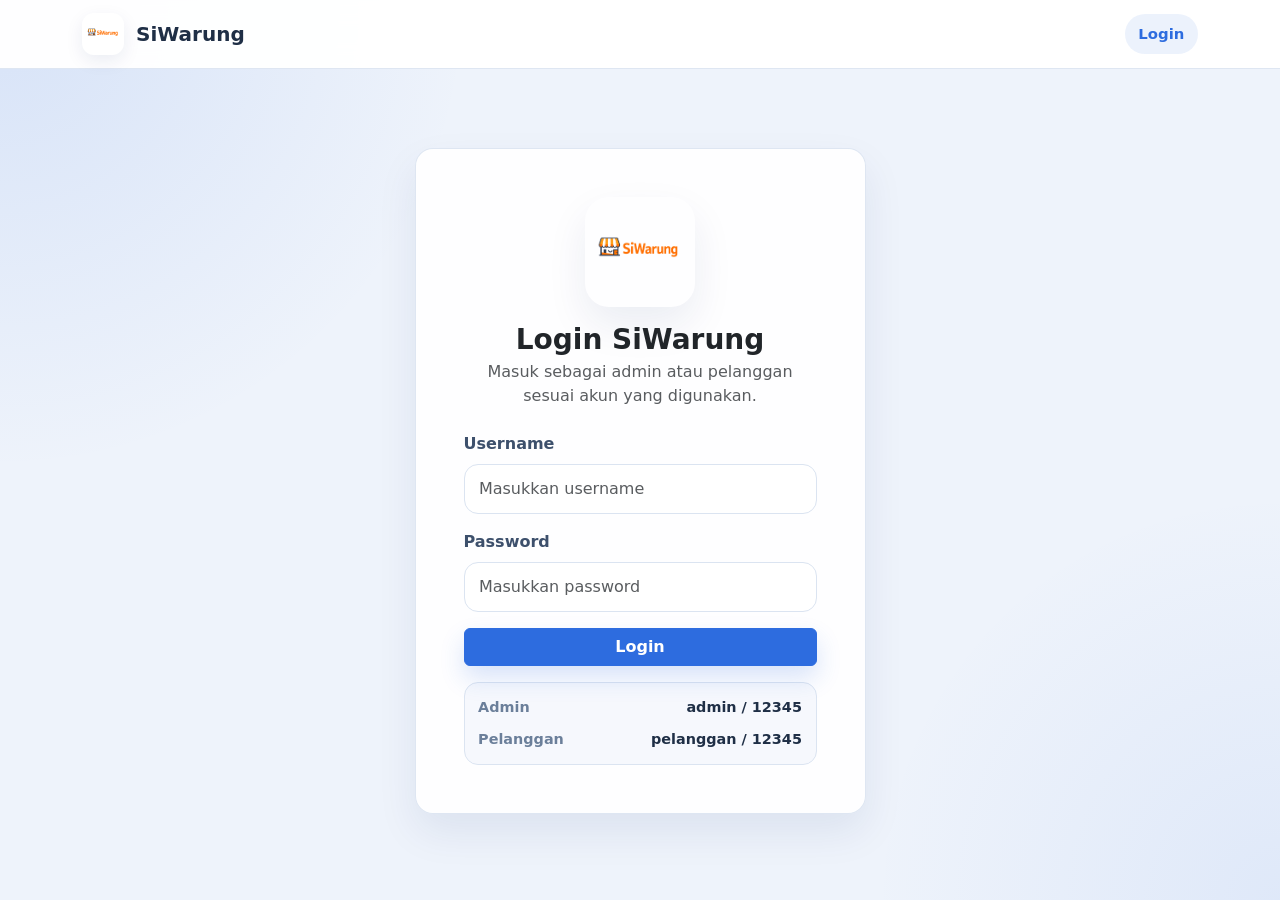
<file: index.html>
<!DOCTYPE html>
<html lang="id">
<head>
<meta charset="UTF-8">
<meta name="viewport" content="width=device-width, initial-scale=1.0">
<title>Login - SiWarung</title>
<link href="https://cdn.jsdelivr.net/npm/bootstrap@5.3.3/dist/css/bootstrap.min.css" rel="stylesheet">
<link href="https://cdn.jsdelivr.net/npm/bootstrap-icons@1.11.3/font/bootstrap-icons.min.css" rel="stylesheet">
<link href="assets/css/siwarung-bootstrap.css" rel="stylesheet">
</head>
<body>
<nav class="navbar navbar-expand-lg navbar-siwarung sticky-top">
  <div class="container">
    <a class="navbar-brand" href="index.html">
      <img src="assets/logo.png" class="brand-logo" alt="Logo SiWarung">
      <span>SiWarung</span>
    </a>
    <button class="navbar-toggler" type="button" data-bs-toggle="collapse" data-bs-target="#navbarSiWarung" aria-controls="navbarSiWarung" aria-expanded="false" aria-label="Toggle navigation">
      <span class="navbar-toggler-icon"></span>
    </button>
    <div class="collapse navbar-collapse" id="navbarSiWarung">
      <ul class="navbar-nav ms-auto">
        <li class="nav-item"><a class="nav-link active" href="index.html">Login</a></li>
      </ul>
    </div>
  </div>
</nav>
<main class="login-shell">
  <div class="container">
    <div class="row justify-content-center align-items-center g-4">
      <div class="col-lg-5 col-md-7">
        <div class="card card-soft">
          <div class="card-body p-4 p-md-5">
            <div class="text-center mb-4">
              <img src="assets/logo.png" class="logo-large mb-3" alt="Logo SiWarung">
              <h1 class="h3 fw-bold mb-1">Login SiWarung</h1>
              <p class="text-muted mb-0">Masuk sebagai admin atau pelanggan sesuai akun yang digunakan.</p>
            </div>
            <form id="loginForm">
              <div class="mb-3">
                <label for="username" class="form-label">Username</label>
                <input type="text" class="form-control" id="username" placeholder="Masukkan username">
              </div>
              <div class="mb-3">
                <label for="password" class="form-label">Password</label>
                <input type="password" class="form-control" id="password" placeholder="Masukkan password">
              </div>
              <button type="submit" class="btn btn-primary w-100">Login</button>
              <div class="account-demo mt-3">
                <div><span>Admin</span><strong>admin / 12345</strong></div>
                <div><span>Pelanggan</span><strong>pelanggan / 12345</strong></div>
              </div>
            </form>
          </div>
        </div>
      </div>
    </div>
  </div>
</main>
<script src="assets/js/jquery.js"></script>
<script src="https://cdn.jsdelivr.net/npm/bootstrap@5.3.3/dist/js/bootstrap.bundle.min.js"></script>
<script src="assets/js/siwarung-pertemuan13.js"></script>
</body>
</html>
</file>
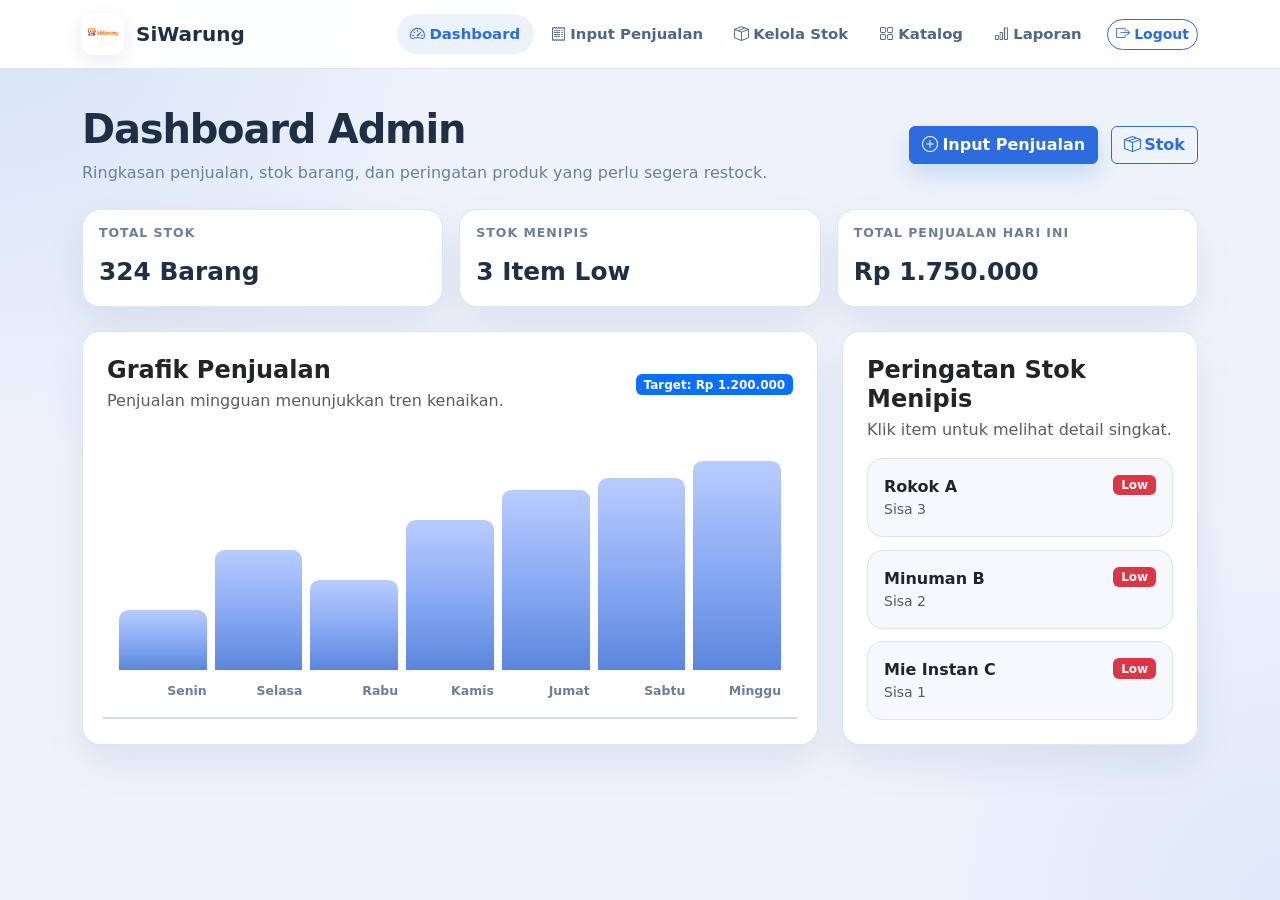
<file: dashboard.html>
<!DOCTYPE html>
<html lang="id">
<head>
<meta charset="UTF-8">
<meta name="viewport" content="width=device-width, initial-scale=1.0">
<title>Dashboard Admin - SiWarung</title>
<link href="https://cdn.jsdelivr.net/npm/bootstrap@5.3.3/dist/css/bootstrap.min.css" rel="stylesheet">
<link href="https://cdn.jsdelivr.net/npm/bootstrap-icons@1.11.3/font/bootstrap-icons.min.css" rel="stylesheet">
<link href="assets/css/siwarung-bootstrap.css" rel="stylesheet">
</head>
<body>
<nav class="navbar navbar-expand-lg navbar-siwarung sticky-top">
  <div class="container">
    <a class="navbar-brand" href="dashboard.html">
      <img src="assets/logo.png" class="brand-logo" alt="Logo SiWarung">
      <span>SiWarung</span>
    </a>
    <button class="navbar-toggler" type="button" data-bs-toggle="collapse" data-bs-target="#navbarSiWarung" aria-controls="navbarSiWarung" aria-expanded="false" aria-label="Toggle navigation">
      <span class="navbar-toggler-icon"></span>
    </button>
    <div class="collapse navbar-collapse" id="navbarSiWarung">
      <ul class="navbar-nav ms-auto align-items-lg-center gap-lg-1">
        <li class="nav-item"><a class="nav-link active" href="dashboard.html"><i class="bi bi-speedometer2 me-1"></i>Dashboard</a></li>
        <li class="nav-item"><a class="nav-link " href="input penjualan.html"><i class="bi bi-receipt me-1"></i>Input Penjualan</a></li>
        <li class="nav-item"><a class="nav-link " href="kelola stok produk.html"><i class="bi bi-box-seam me-1"></i>Kelola Stok</a></li>
        <li class="nav-item"><a class="nav-link " href="katalog.html"><i class="bi bi-grid me-1"></i>Katalog</a></li>
        <li class="nav-item"><a class="nav-link " href="laporan.html"><i class="bi bi-bar-chart me-1"></i>Laporan</a></li>
        <li class="nav-item ms-lg-2"><a class="btn btn-outline-primary btn-sm" href="index.html"><i class="bi bi-box-arrow-right me-1"></i>Logout</a></li>
      </ul>
    </div>
  </div>
</nav>
<main class="section-space">
  <div class="container">
    <div class="row align-items-center g-4 mb-4">
      <div class="col-lg-8">
        <h1 class="page-title mb-2">Dashboard Admin</h1>
        <p class="page-subtitle mb-0">Ringkasan penjualan, stok barang, dan peringatan produk yang perlu segera restock.</p>
      </div>
      <div class="col-lg-4 text-lg-end">
        <a href="input penjualan.html" class="btn btn-primary me-2"><i class="bi bi-plus-circle me-1"></i>Input Penjualan</a>
        <a href="kelola stok produk.html" class="btn btn-outline-primary"><i class="bi bi-box-seam me-1"></i>Stok</a>
      </div>
    </div>

    <div class="row g-3 mb-4">
      <div class="col-md-4">
        <div class="card summary-card h-100"><div class="card-body">
          <h2>Total Stok</h2><p>324 Barang</p>
        </div></div>
      </div>
      <div class="col-md-4">
        <div class="card summary-card h-100"><div class="card-body">
          <h2>Stok Menipis</h2><p>3 Item Low</p>
        </div></div>
      </div>
      <div class="col-md-4">
        <div class="card summary-card h-100"><div class="card-body">
          <h2>Total Penjualan Hari Ini</h2><p>Rp 1.750.000</p>
        </div></div>
      </div>
    </div>

    <div class="row g-4">
      <div class="col-lg-8">
        <div class="card h-100">
          <div class="card-body p-4">
            <div class="d-flex justify-content-between align-items-center flex-wrap gap-2 mb-3">
              <div>
                <h2 class="h4 fw-bold mb-1">Grafik Penjualan</h2>
                <p class="text-muted mb-0">Penjualan mingguan menunjukkan tren kenaikan.</p>
              </div>
              <span class="badge text-bg-primary">Target: Rp 1.200.000</span>
            </div>
            <div class="row row-cols-7 g-2 chart-bars text-center">
              <div class="col bar-wrapper"><div class="bar" style="height:25%"></div><div class="bar-label">Senin</div></div>
              <div class="col bar-wrapper"><div class="bar" style="height:50%"></div><div class="bar-label">Selasa</div></div>
              <div class="col bar-wrapper"><div class="bar" style="height:37.5%"></div><div class="bar-label">Rabu</div></div>
              <div class="col bar-wrapper"><div class="bar" style="height:62.5%"></div><div class="bar-label">Kamis</div></div>
              <div class="col bar-wrapper"><div class="bar" style="height:75%"></div><div class="bar-label">Jumat</div></div>
              <div class="col bar-wrapper"><div class="bar" style="height:80%"></div><div class="bar-label">Sabtu</div></div>
              <div class="col bar-wrapper"><div class="bar" style="height:100%"></div><div class="bar-label">Minggu</div></div>
            </div>
          </div>
        </div>
      </div>
      <div class="col-lg-4">
        <div class="card h-100">
          <div class="card-body p-4">
            <h2 class="h4 fw-bold mb-1">Peringatan Stok Menipis</h2>
            <p class="text-muted">Klik item untuk melihat detail singkat.</p>
            <div class="stock-list">
              <div class="stock-item"><div><strong>Rokok A</strong><div class="text-muted small">Sisa 3</div></div><span class="badge text-bg-danger">Low</span></div>
              <div class="stock-item"><div><strong>Minuman B</strong><div class="text-muted small">Sisa 2</div></div><span class="badge text-bg-danger">Low</span></div>
              <div class="stock-item"><div><strong>Mie Instan C</strong><div class="text-muted small">Sisa 1</div></div><span class="badge text-bg-danger">Low</span></div>
            </div>
          </div>
        </div>
      </div>
    </div>
  </div>
</main>
<script src="assets/js/jquery.js"></script>
<script src="https://cdn.jsdelivr.net/npm/bootstrap@5.3.3/dist/js/bootstrap.bundle.min.js"></script>
<script src="assets/js/siwarung-pertemuan13.js"></script>
</body>
</html>
</file>
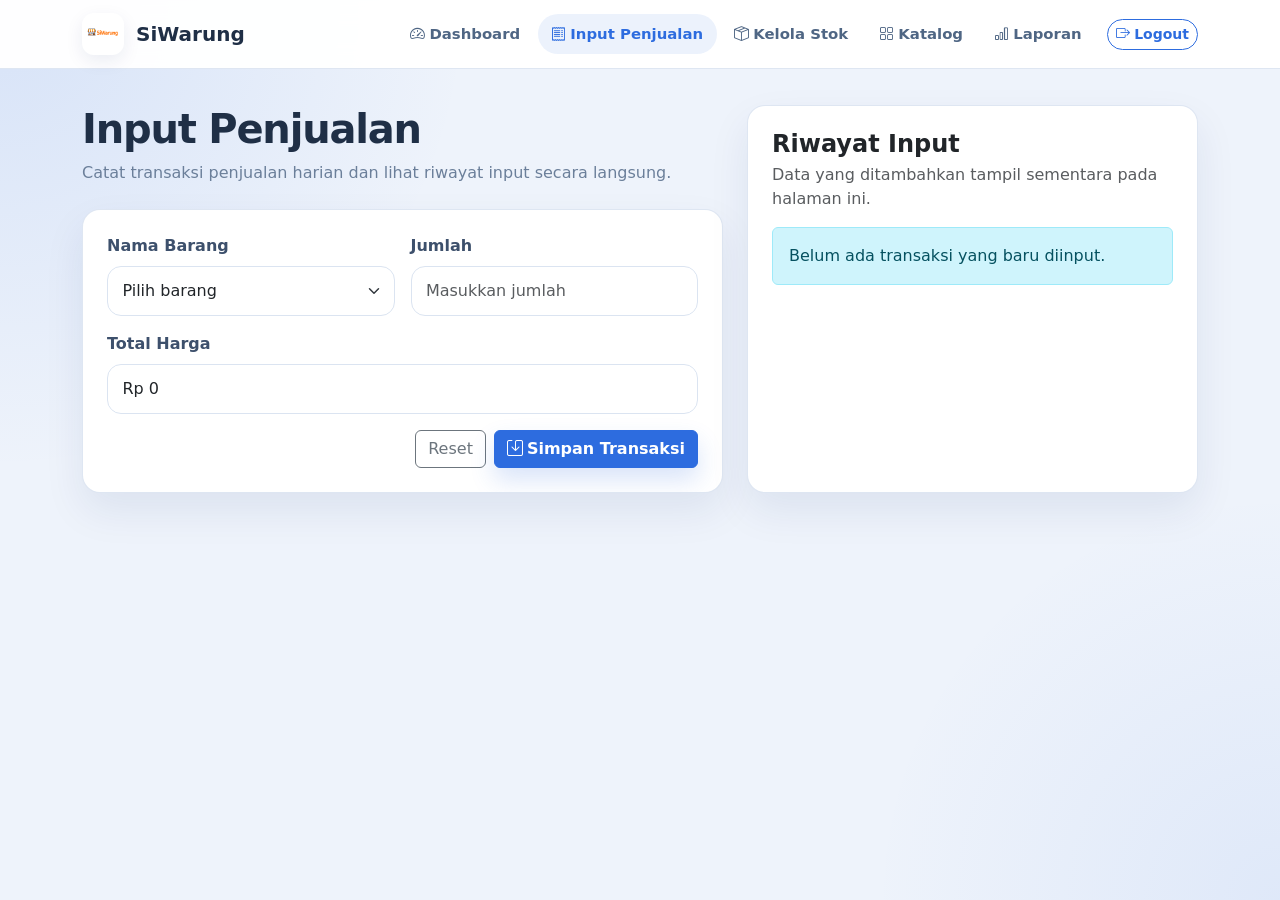
<file: input penjualan.html>
<!DOCTYPE html>
<html lang="id">
<head>
<meta charset="UTF-8">
<meta name="viewport" content="width=device-width, initial-scale=1.0">
<title>Input Penjualan - SiWarung</title>
<link href="https://cdn.jsdelivr.net/npm/bootstrap@5.3.3/dist/css/bootstrap.min.css" rel="stylesheet">
<link href="https://cdn.jsdelivr.net/npm/bootstrap-icons@1.11.3/font/bootstrap-icons.min.css" rel="stylesheet">
<link href="assets/css/siwarung-bootstrap.css" rel="stylesheet">
</head>
<body>
<nav class="navbar navbar-expand-lg navbar-siwarung sticky-top">
  <div class="container">
    <a class="navbar-brand" href="dashboard.html">
      <img src="assets/logo.png" class="brand-logo" alt="Logo SiWarung">
      <span>SiWarung</span>
    </a>
    <button class="navbar-toggler" type="button" data-bs-toggle="collapse" data-bs-target="#navbarSiWarung" aria-controls="navbarSiWarung" aria-expanded="false" aria-label="Toggle navigation">
      <span class="navbar-toggler-icon"></span>
    </button>
    <div class="collapse navbar-collapse" id="navbarSiWarung">
      <ul class="navbar-nav ms-auto align-items-lg-center gap-lg-1">
        <li class="nav-item"><a class="nav-link " href="dashboard.html"><i class="bi bi-speedometer2 me-1"></i>Dashboard</a></li>
        <li class="nav-item"><a class="nav-link active" href="input penjualan.html"><i class="bi bi-receipt me-1"></i>Input Penjualan</a></li>
        <li class="nav-item"><a class="nav-link " href="kelola stok produk.html"><i class="bi bi-box-seam me-1"></i>Kelola Stok</a></li>
        <li class="nav-item"><a class="nav-link " href="katalog.html"><i class="bi bi-grid me-1"></i>Katalog</a></li>
        <li class="nav-item"><a class="nav-link " href="laporan.html"><i class="bi bi-bar-chart me-1"></i>Laporan</a></li>
        <li class="nav-item ms-lg-2"><a class="btn btn-outline-primary btn-sm" href="index.html"><i class="bi bi-box-arrow-right me-1"></i>Logout</a></li>
      </ul>
    </div>
  </div>
</nav>
<main class="section-space">
  <div class="container">
    <div class="row g-4">
      <div class="col-lg-7">
        <div class="mb-4">
          <h1 class="page-title mb-2">Input Penjualan</h1>
          <p class="page-subtitle mb-0">Catat transaksi penjualan harian dan lihat riwayat input secara langsung.</p>
        </div>
        <div class="card">
          <div class="card-body p-4">
            <form id="salesForm">
              <div class="row g-3">
                <div class="col-md-6">
                  <label for="itemSelect" class="form-label">Nama Barang</label>
                  <select id="itemSelect" class="form-select">
                    <option value="">Pilih barang</option>
                    <option>Rokok A</option>
                    <option>Minuman B</option>
                    <option>Mie Instan C</option>
                    <option>Beras 5 Kg</option>
                    <option>Gula 1 Kg</option>
                    <option>Kopi Sachet</option>
                  </select>
                </div>
                <div class="col-md-6">
                  <label for="quantityInput" class="form-label">Jumlah</label>
                  <input type="number" id="quantityInput" class="form-control" min="1" placeholder="Masukkan jumlah">
                </div>
                <div class="col-12">
                  <label for="totalPrice" class="form-label">Total Harga</label>
                  <input type="text" id="totalPrice" class="form-control" readonly value="Rp 0">
                </div>
                <div class="col-12 d-flex gap-2 justify-content-end flex-wrap">
                  <button type="reset" class="btn btn-outline-secondary">Reset</button>
                  <button type="submit" class="btn btn-primary btn-submit"><i class="bi bi-save me-1"></i>Simpan Transaksi</button>
                </div>
              </div>
            </form>
          </div>
        </div>
      </div>
      <div class="col-lg-5">
        <div class="card h-100">
          <div class="card-body p-4">
            <h2 class="h4 fw-bold mb-1">Riwayat Input</h2>
            <p class="text-muted">Data yang ditambahkan tampil sementara pada halaman ini.</p>
            <div class="no-records alert alert-info">Belum ada transaksi yang baru diinput.</div>
            <div class="record-list"></div>
          </div>
        </div>
      </div>
    </div>
  </div>
</main>
<script src="assets/js/jquery.js"></script>
<script src="https://cdn.jsdelivr.net/npm/bootstrap@5.3.3/dist/js/bootstrap.bundle.min.js"></script>
<script src="assets/js/siwarung-pertemuan13.js"></script>
</body>
</html>
</file>
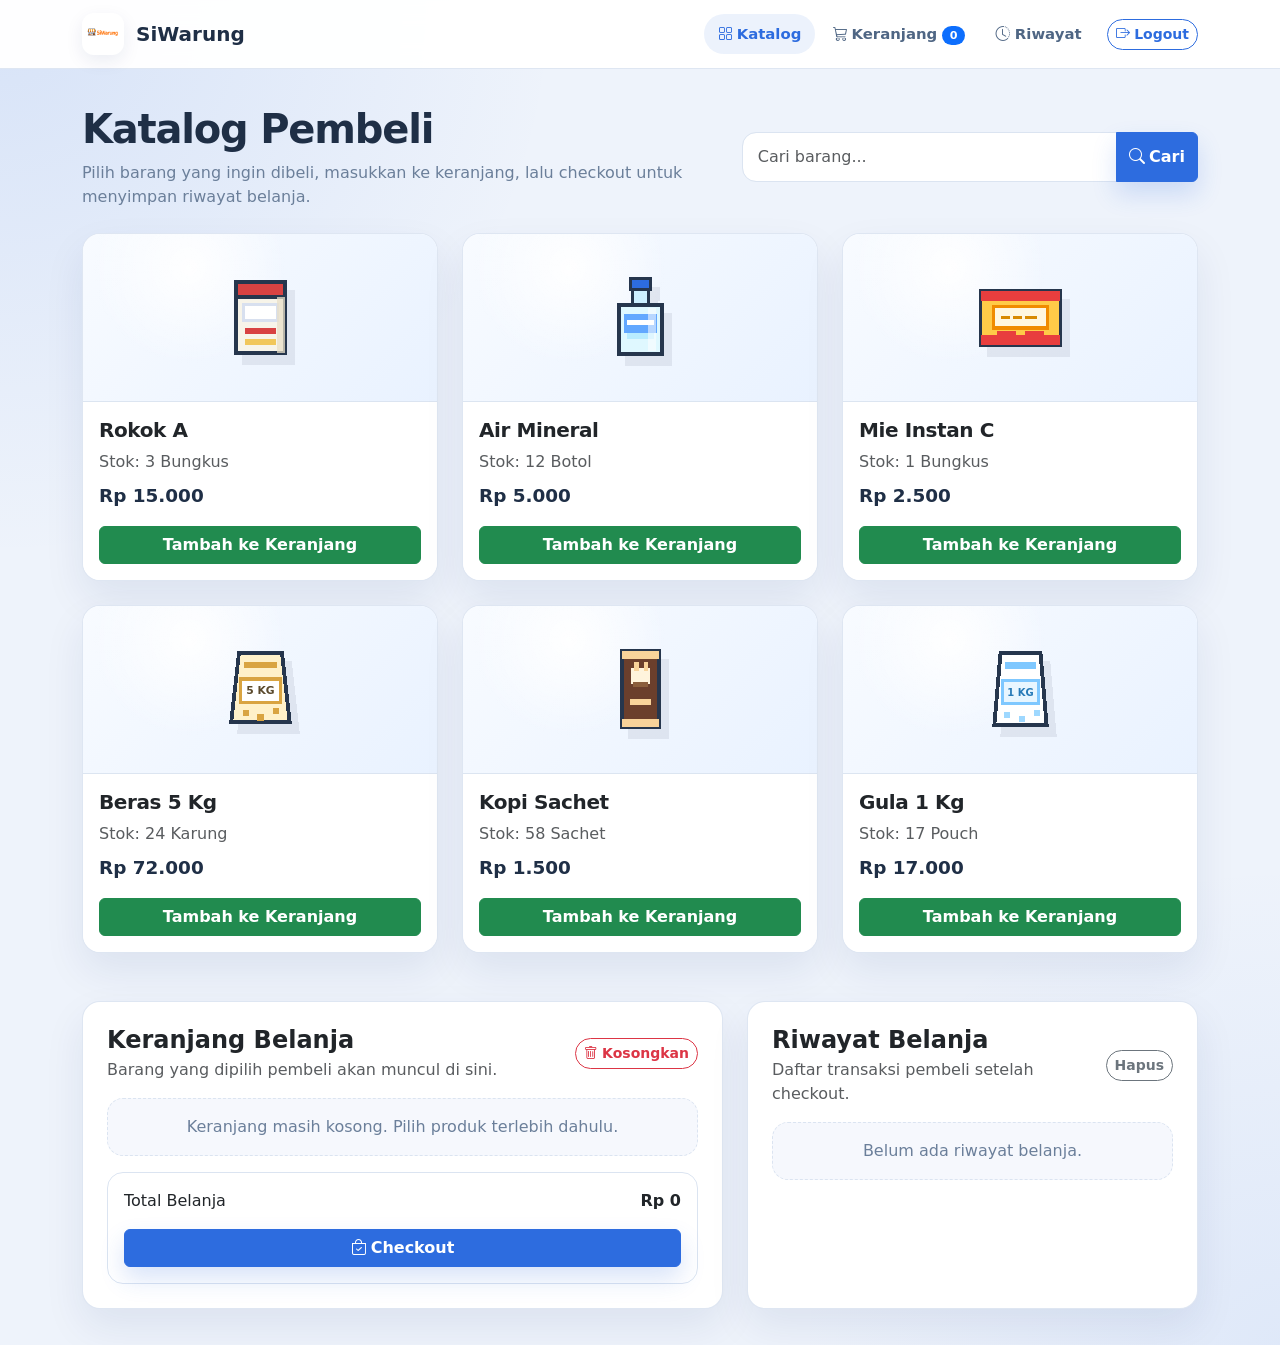
<file: katalog.html>
<!DOCTYPE html>
<html lang="id">
<head>
<meta charset="UTF-8">
<meta name="viewport" content="width=device-width, initial-scale=1.0">
<title>Katalog Pembeli - SiWarung</title>
<link href="https://cdn.jsdelivr.net/npm/bootstrap@5.3.3/dist/css/bootstrap.min.css" rel="stylesheet">
<link href="https://cdn.jsdelivr.net/npm/bootstrap-icons@1.11.3/font/bootstrap-icons.min.css" rel="stylesheet">
<link href="assets/css/siwarung-bootstrap.css" rel="stylesheet">
</head>
<body>
<nav class="navbar navbar-expand-lg navbar-siwarung sticky-top">
  <div class="container">
    <a class="navbar-brand" href="katalog.html">
      <img src="assets/logo.png" class="brand-logo" alt="Logo SiWarung">
      <span>SiWarung</span>
    </a>
    <button class="navbar-toggler" type="button" data-bs-toggle="collapse" data-bs-target="#navbarSiWarung" aria-controls="navbarSiWarung" aria-expanded="false" aria-label="Toggle navigation">
      <span class="navbar-toggler-icon"></span>
    </button>
    <div class="collapse navbar-collapse" id="navbarSiWarung">
      <ul class="navbar-nav ms-auto align-items-lg-center gap-lg-1">
        <li class="nav-item"><a class="nav-link active" href="katalog.html"><i class="bi bi-grid me-1"></i>Katalog</a></li>
        <li class="nav-item"><a class="nav-link" href="#keranjangBelanja"><i class="bi bi-cart3 me-1"></i>Keranjang <span class="badge rounded-pill text-bg-primary" id="cartBadge">0</span></a></li>
        <li class="nav-item"><a class="nav-link" href="#riwayatBelanja"><i class="bi bi-clock-history me-1"></i>Riwayat</a></li>
        <li class="nav-item ms-lg-2"><a class="btn btn-outline-primary btn-sm" href="index.html"><i class="bi bi-box-arrow-right me-1"></i>Logout</a></li>
      </ul>
    </div>
  </div>
</nav>
<main class="section-space">
  <div class="container">
    <div class="row align-items-center g-3 mb-4">
      <div class="col-lg-7">
        <h1 class="page-title mb-2">Katalog Pembeli</h1>
        <p class="page-subtitle mb-0">Pilih barang yang ingin dibeli, masukkan ke keranjang, lalu checkout untuk menyimpan riwayat belanja.</p>
      </div>
      <div class="col-lg-5">
        <div class="input-group search-bar">
          <input type="text" class="form-control" placeholder="Cari barang..." aria-label="Cari barang">
          <button class="btn btn-primary" type="button"><i class="bi bi-search me-1"></i>Cari</button>
        </div>
      </div>
    </div>

    <div class="row g-4 product-grid">
      <div class="col-sm-6 col-lg-4">
        <div class="card product-card h-100" data-product="Rokok A" data-price="15000" data-unit="Bungkus">
          <div class="product-visual product-visual-clean">
            <svg class="product-svg" viewBox="0 0 160 130" role="img" aria-label="Ilustrasi rokok kemasan pixel">
              <rect x="0" y="0" width="160" height="130" fill="none"/>
              <rect x="48" y="18" width="64" height="92" rx="0" fill="#f7f4e9" stroke="#26364d" stroke-width="5"/>
              <rect x="48" y="18" width="64" height="20" fill="#d84242" stroke="#26364d" stroke-width="5"/>
              <rect x="58" y="48" width="44" height="20" fill="#ffffff" stroke="#d8e0ef" stroke-width="4"/>
              <rect x="60" y="78" width="40" height="8" fill="#d84242"/>
              <rect x="60" y="92" width="40" height="8" fill="#f1c75b"/>
              <rect x="102" y="38" width="10" height="72" fill="#e9dfc8" opacity="0.75"/>
            </svg>
          </div>
          <div class="card-body d-flex flex-column">
            <h2 class="h5 fw-bold">Rokok A</h2>
            <p class="text-muted mb-2">Stok: 3 Bungkus</p>
            <strong class="product-price mb-3">Rp 15.000</strong>
            <button class="btn btn-success mt-auto btn-add-cart" type="button">Tambah ke Keranjang</button>
          </div>
        </div>
      </div>
      <div class="col-sm-6 col-lg-4">
        <div class="card product-card h-100" data-product="Air Mineral" data-price="5000" data-unit="Botol">
          <div class="product-visual product-visual-clean">
            <svg class="product-svg" viewBox="0 0 160 130" role="img" aria-label="Ilustrasi botol air mineral pixel">
              <rect x="0" y="0" width="160" height="130" fill="none"/>
              <rect x="67" y="14" width="26" height="14" fill="#2d6cdf" stroke="#26364d" stroke-width="4"/>
              <rect x="70" y="28" width="20" height="22" fill="#ccefff" stroke="#26364d" stroke-width="4"/>
              <rect x="52" y="48" width="56" height="64" fill="#dff8ff" stroke="#26364d" stroke-width="5"/>
              <rect x="58" y="60" width="44" height="24" fill="#62a8ff"/>
              <rect x="62" y="68" width="36" height="6" fill="#ffffff"/>
              <rect x="62" y="84" width="36" height="8" fill="#b8ecff"/>
              <rect x="90" y="52" width="10" height="56" fill="#ffffff" opacity="0.55"/>
            </svg>
          </div>
          <div class="card-body d-flex flex-column">
            <h2 class="h5 fw-bold">Air Mineral</h2>
            <p class="text-muted mb-2">Stok: 12 Botol</p>
            <strong class="product-price mb-3">Rp 5.000</strong>
            <button class="btn btn-success mt-auto btn-add-cart" type="button">Tambah ke Keranjang</button>
          </div>
        </div>
      </div>
      <div class="col-sm-6 col-lg-4">
        <div class="card product-card h-100" data-product="Mie Instan C" data-price="2500" data-unit="Bungkus">
          <div class="product-visual product-visual-clean">
            <svg class="product-svg" viewBox="0 0 160 130" role="img" aria-label="Ilustrasi bungkus mie instan pixel">
              <rect x="0" y="0" width="160" height="130" fill="none"/>
              <rect x="28" y="30" width="104" height="70" fill="#ffcb48" stroke="#26364d" stroke-width="5"/>
              <rect x="28" y="30" width="104" height="13" fill="#e83e3e"/>
              <rect x="28" y="87" width="104" height="13" fill="#e83e3e"/>
              <rect x="45" y="50" width="70" height="28" fill="#fff7df" stroke="#f08c00" stroke-width="4"/>
              <path d="M54 64 H66 M70 64 H82 M86 64 H102" stroke="#d88a00" stroke-width="4"/>
              <rect x="50" y="82" width="24" height="5" fill="#e83e3e"/>
              <rect x="86" y="82" width="24" height="5" fill="#e83e3e"/>
            </svg>
          </div>
          <div class="card-body d-flex flex-column">
            <h2 class="h5 fw-bold">Mie Instan C</h2>
            <p class="text-muted mb-2">Stok: 1 Bungkus</p>
            <strong class="product-price mb-3">Rp 2.500</strong>
            <button class="btn btn-success mt-auto btn-add-cart" type="button">Tambah ke Keranjang</button>
          </div>
        </div>
      </div>
      <div class="col-sm-6 col-lg-4">
        <div class="card product-card h-100" data-product="Beras 5 Kg" data-price="72000" data-unit="Karung">
          <div class="product-visual product-visual-clean">
            <svg class="product-svg" viewBox="0 0 160 130" role="img" aria-label="Ilustrasi karung beras pixel">
              <rect x="0" y="0" width="160" height="130" fill="none"/>
              <path d="M52 18 H108 L118 108 H42 Z" fill="#fff1c9" stroke="#26364d" stroke-width="5"/>
              <rect x="58" y="30" width="44" height="8" fill="#d9a441"/>
              <rect x="54" y="52" width="52" height="30" fill="#ffffff" stroke="#d9a441" stroke-width="4"/>
              <text x="80" y="72" text-anchor="middle" font-size="14" font-weight="800" fill="#5b4a2d">5 KG</text>
              <rect x="57" y="92" width="8" height="8" fill="#d9a441"/>
              <rect x="76" y="98" width="8" height="8" fill="#d9a441"/>
              <rect x="96" y="90" width="8" height="8" fill="#d9a441"/>
            </svg>
          </div>
          <div class="card-body d-flex flex-column">
            <h2 class="h5 fw-bold">Beras 5 Kg</h2>
            <p class="text-muted mb-2">Stok: 24 Karung</p>
            <strong class="product-price mb-3">Rp 72.000</strong>
            <button class="btn btn-success mt-auto btn-add-cart" type="button">Tambah ke Keranjang</button>
          </div>
        </div>
      </div>
      <div class="col-sm-6 col-lg-4">
        <div class="card product-card h-100" data-product="Kopi Sachet" data-price="1500" data-unit="Sachet">
          <div class="product-visual product-visual-clean">
            <svg class="product-svg" viewBox="0 0 160 130" role="img" aria-label="Ilustrasi kopi sachet pixel">
              <rect x="0" y="0" width="160" height="130" fill="none"/>
              <rect x="56" y="16" width="48" height="98" fill="#6b3f2c" stroke="#26364d" stroke-width="5"/>
              <rect x="56" y="16" width="48" height="10" fill="#f8d39a"/>
              <rect x="56" y="104" width="48" height="10" fill="#f8d39a"/>
              <rect x="68" y="38" width="24" height="20" fill="#fff4dc"/>
              <rect x="70" y="56" width="20" height="7" fill="#8b5e3c"/>
              <rect x="66" y="78" width="28" height="8" fill="#f8d39a"/>
              <rect x="72" y="30" width="6" height="12" fill="#f8d39a"/>
              <rect x="84" y="30" width="6" height="12" fill="#f8d39a"/>
            </svg>
          </div>
          <div class="card-body d-flex flex-column">
            <h2 class="h5 fw-bold">Kopi Sachet</h2>
            <p class="text-muted mb-2">Stok: 58 Sachet</p>
            <strong class="product-price mb-3">Rp 1.500</strong>
            <button class="btn btn-success mt-auto btn-add-cart" type="button">Tambah ke Keranjang</button>
          </div>
        </div>
      </div>
      <div class="col-sm-6 col-lg-4">
        <div class="card product-card h-100" data-product="Gula 1 Kg" data-price="17000" data-unit="Pouch">
          <div class="product-visual product-visual-clean">
            <svg class="product-svg" viewBox="0 0 160 130" role="img" aria-label="Ilustrasi gula kemasan pixel">
              <rect x="0" y="0" width="160" height="130" fill="none"/>
              <path d="M54 18 H106 L114 112 H46 Z" fill="#ffffff" stroke="#26364d" stroke-width="5"/>
              <rect x="60" y="30" width="40" height="9" fill="#7fc8ff"/>
              <rect x="57" y="54" width="46" height="30" fill="#e8f6ff" stroke="#7fc8ff" stroke-width="4"/>
              <text x="80" y="74" text-anchor="middle" font-size="13" font-weight="800" fill="#287bb8">1 KG</text>
              <rect x="58" y="95" width="8" height="8" fill="#9ed8ff"/>
              <rect x="78" y="100" width="8" height="8" fill="#9ed8ff"/>
              <rect x="98" y="92" width="8" height="8" fill="#9ed8ff"/>
            </svg>
          </div>
          <div class="card-body d-flex flex-column">
            <h2 class="h5 fw-bold">Gula 1 Kg</h2>
            <p class="text-muted mb-2">Stok: 17 Pouch</p>
            <strong class="product-price mb-3">Rp 17.000</strong>
            <button class="btn btn-success mt-auto btn-add-cart" type="button">Tambah ke Keranjang</button>
          </div>
        </div>
      </div>
    </div>

    <section class="row g-4 mt-4" id="keranjangBelanja">
      <div class="col-lg-7">
        <div class="card h-100">
          <div class="card-body p-4">
            <div class="d-flex justify-content-between align-items-center gap-3 mb-3">
              <div>
                <h2 class="h4 fw-bold mb-1">Keranjang Belanja</h2>
                <p class="text-muted mb-0">Barang yang dipilih pembeli akan muncul di sini.</p>
              </div>
              <button class="btn btn-outline-danger btn-sm" id="btnClearCart" type="button"><i class="bi bi-trash me-1"></i>Kosongkan</button>
            </div>
            <div id="cartList" class="cart-list"></div>
            <div class="cart-summary mt-3">
              <div class="d-flex justify-content-between align-items-center">
                <span>Total Belanja</span>
                <strong id="cartTotal">Rp 0</strong>
              </div>
              <button class="btn btn-primary w-100 mt-3" id="btnCheckout" type="button"><i class="bi bi-bag-check me-1"></i>Checkout</button>
            </div>
          </div>
        </div>
      </div>
      <div class="col-lg-5" id="riwayatBelanja">
        <div class="card h-100">
          <div class="card-body p-4">
            <div class="d-flex justify-content-between align-items-center gap-3 mb-3">
              <div>
                <h2 class="h4 fw-bold mb-1">Riwayat Belanja</h2>
                <p class="text-muted mb-0">Daftar transaksi pembeli setelah checkout.</p>
              </div>
              <button class="btn btn-outline-secondary btn-sm" id="btnClearHistory" type="button">Hapus</button>
            </div>
            <div id="historyList" class="history-list"></div>
          </div>
        </div>
      </div>
    </section>
  </div>
</main>
<script src="assets/js/jquery.js"></script>
<script src="https://cdn.jsdelivr.net/npm/bootstrap@5.3.3/dist/js/bootstrap.bundle.min.js"></script>
<script src="assets/js/siwarung-pertemuan13.js"></script>
</body>
</html>
</file>
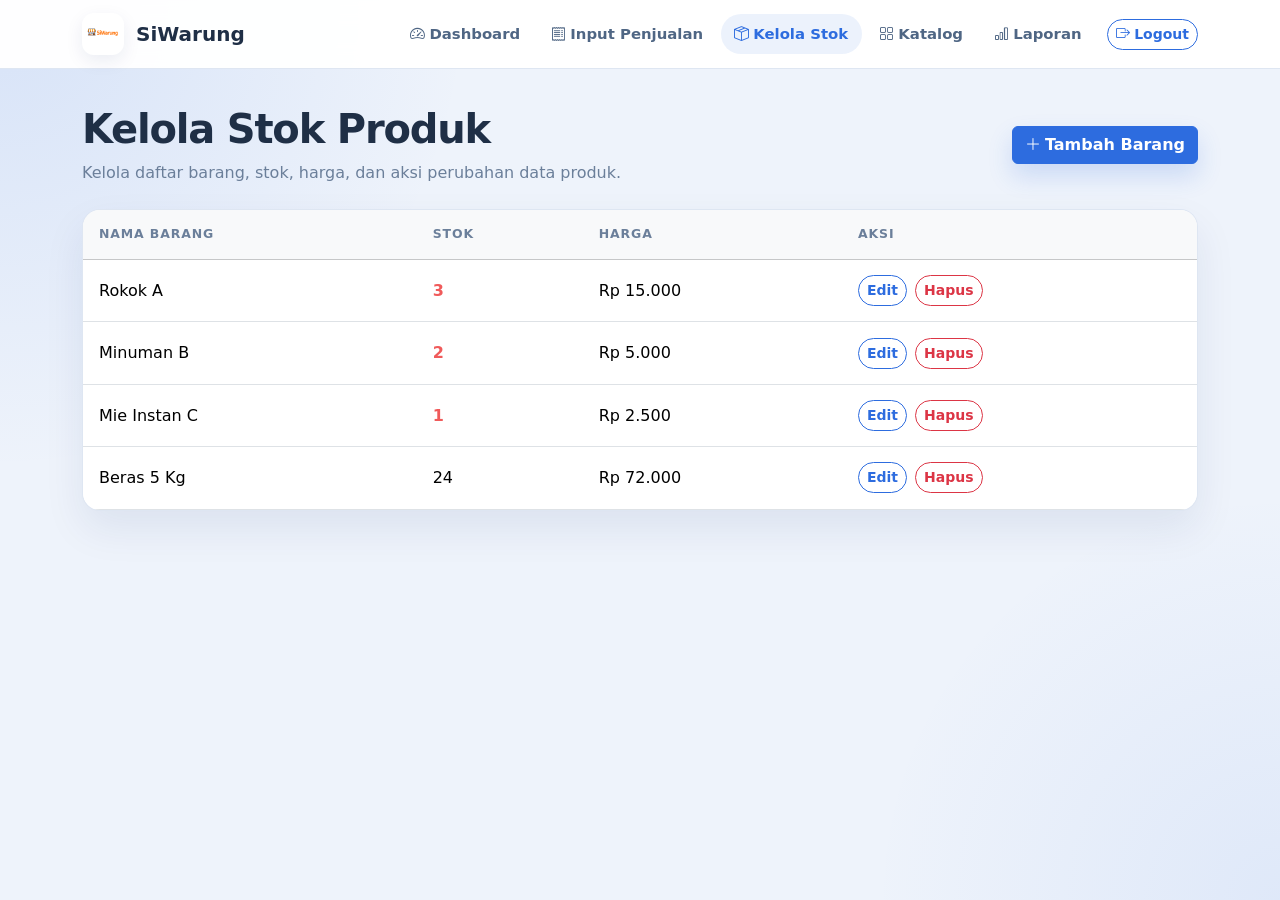
<file: kelola stok produk.html>
<!DOCTYPE html>
<html lang="id">
<head>
<meta charset="UTF-8">
<meta name="viewport" content="width=device-width, initial-scale=1.0">
<title>Kelola Stok - SiWarung</title>
<link href="https://cdn.jsdelivr.net/npm/bootstrap@5.3.3/dist/css/bootstrap.min.css" rel="stylesheet">
<link href="https://cdn.jsdelivr.net/npm/bootstrap-icons@1.11.3/font/bootstrap-icons.min.css" rel="stylesheet">
<link href="assets/css/siwarung-bootstrap.css" rel="stylesheet">
</head>
<body>
<nav class="navbar navbar-expand-lg navbar-siwarung sticky-top">
  <div class="container">
    <a class="navbar-brand" href="dashboard.html">
      <img src="assets/logo.png" class="brand-logo" alt="Logo SiWarung">
      <span>SiWarung</span>
    </a>
    <button class="navbar-toggler" type="button" data-bs-toggle="collapse" data-bs-target="#navbarSiWarung" aria-controls="navbarSiWarung" aria-expanded="false" aria-label="Toggle navigation">
      <span class="navbar-toggler-icon"></span>
    </button>
    <div class="collapse navbar-collapse" id="navbarSiWarung">
      <ul class="navbar-nav ms-auto align-items-lg-center gap-lg-1">
        <li class="nav-item"><a class="nav-link " href="dashboard.html"><i class="bi bi-speedometer2 me-1"></i>Dashboard</a></li>
        <li class="nav-item"><a class="nav-link " href="input penjualan.html"><i class="bi bi-receipt me-1"></i>Input Penjualan</a></li>
        <li class="nav-item"><a class="nav-link active" href="kelola stok produk.html"><i class="bi bi-box-seam me-1"></i>Kelola Stok</a></li>
        <li class="nav-item"><a class="nav-link " href="katalog.html"><i class="bi bi-grid me-1"></i>Katalog</a></li>
        <li class="nav-item"><a class="nav-link " href="laporan.html"><i class="bi bi-bar-chart me-1"></i>Laporan</a></li>
        <li class="nav-item ms-lg-2"><a class="btn btn-outline-primary btn-sm" href="index.html"><i class="bi bi-box-arrow-right me-1"></i>Logout</a></li>
      </ul>
    </div>
  </div>
</nav>
<main class="section-space">
  <div class="container">
    <div class="row align-items-center g-3 mb-4">
      <div class="col-md-8">
        <h1 class="page-title mb-2">Kelola Stok Produk</h1>
        <p class="page-subtitle mb-0">Kelola daftar barang, stok, harga, dan aksi perubahan data produk.</p>
      </div>
      <div class="col-md-4 text-md-end">
        <button class="btn btn-primary btn-add" type="button"><i class="bi bi-plus-lg me-1"></i>Tambah Barang</button>
      </div>
    </div>
    <div class="card">
      <div class="card-body p-0">
        <div class="table-responsive">
          <table class="table align-middle mb-0">
            <thead class="table-light">
              <tr><th>Nama Barang</th><th>Stok</th><th>Harga</th><th>Aksi</th></tr>
            </thead>
            <tbody>
              <tr><td>Rokok A</td><td class="stock-value stock-low">3</td><td>Rp 15.000</td><td><div class="actions"><button class="btn btn-sm btn-outline-primary btn-edit" type="button">Edit</button><button class="btn btn-sm btn-outline-danger btn-delete" type="button">Hapus</button></div></td></tr>
              <tr><td>Minuman B</td><td class="stock-value stock-low">2</td><td>Rp 5.000</td><td><div class="actions"><button class="btn btn-sm btn-outline-primary btn-edit" type="button">Edit</button><button class="btn btn-sm btn-outline-danger btn-delete" type="button">Hapus</button></div></td></tr>
              <tr><td>Mie Instan C</td><td class="stock-value stock-low">1</td><td>Rp 2.500</td><td><div class="actions"><button class="btn btn-sm btn-outline-primary btn-edit" type="button">Edit</button><button class="btn btn-sm btn-outline-danger btn-delete" type="button">Hapus</button></div></td></tr>
              <tr><td>Beras 5 Kg</td><td class="stock-value">24</td><td>Rp 72.000</td><td><div class="actions"><button class="btn btn-sm btn-outline-primary btn-edit" type="button">Edit</button><button class="btn btn-sm btn-outline-danger btn-delete" type="button">Hapus</button></div></td></tr>
            </tbody>
          </table>
        </div>
      </div>
    </div>
  </div>
</main>
<script src="assets/js/jquery.js"></script>
<script src="https://cdn.jsdelivr.net/npm/bootstrap@5.3.3/dist/js/bootstrap.bundle.min.js"></script>
<script src="assets/js/siwarung-pertemuan13.js"></script>
</body>
</html>
</file>
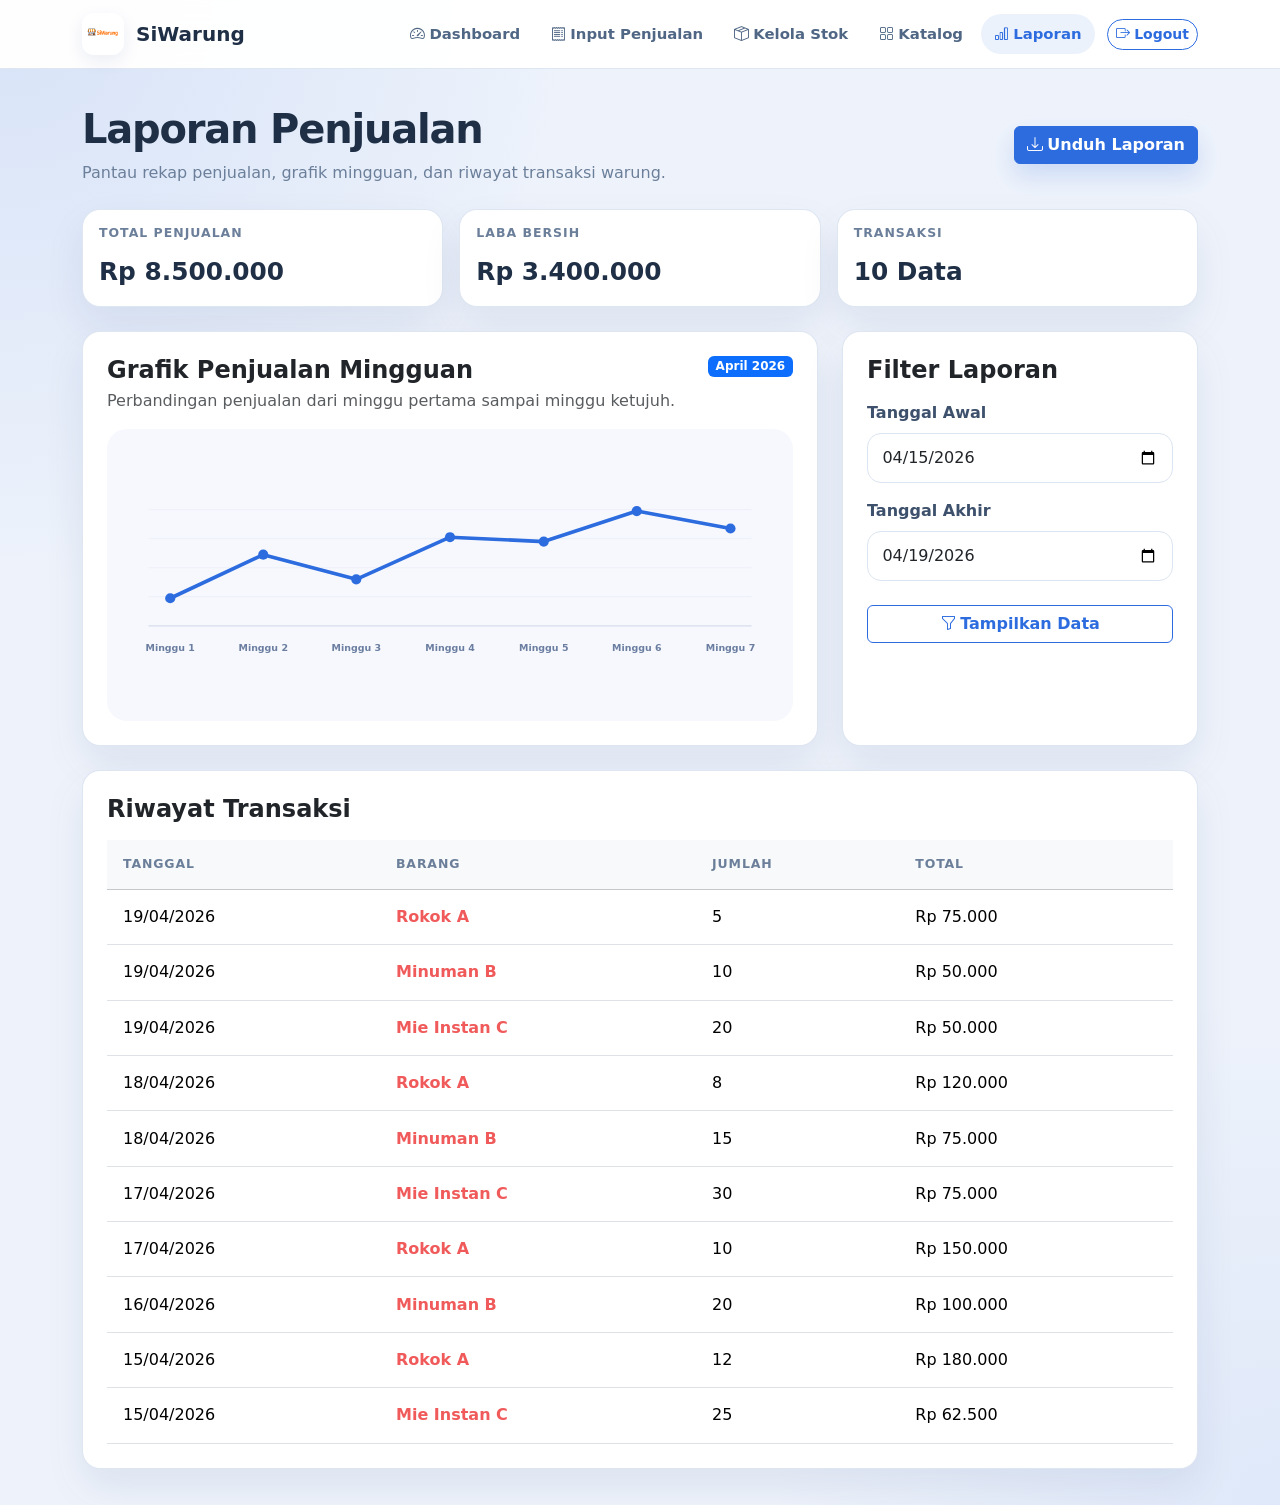
<file: laporan.html>
<!DOCTYPE html>
<html lang="id">
<head>
<meta charset="UTF-8">
<meta name="viewport" content="width=device-width, initial-scale=1.0">
<title>Laporan - SiWarung</title>
<link href="https://cdn.jsdelivr.net/npm/bootstrap@5.3.3/dist/css/bootstrap.min.css" rel="stylesheet">
<link href="https://cdn.jsdelivr.net/npm/bootstrap-icons@1.11.3/font/bootstrap-icons.min.css" rel="stylesheet">
<link href="assets/css/siwarung-bootstrap.css" rel="stylesheet">
</head>
<body>
<nav class="navbar navbar-expand-lg navbar-siwarung sticky-top">
  <div class="container">
    <a class="navbar-brand" href="dashboard.html">
      <img src="assets/logo.png" class="brand-logo" alt="Logo SiWarung">
      <span>SiWarung</span>
    </a>
    <button class="navbar-toggler" type="button" data-bs-toggle="collapse" data-bs-target="#navbarSiWarung" aria-controls="navbarSiWarung" aria-expanded="false" aria-label="Toggle navigation">
      <span class="navbar-toggler-icon"></span>
    </button>
    <div class="collapse navbar-collapse" id="navbarSiWarung">
      <ul class="navbar-nav ms-auto align-items-lg-center gap-lg-1">
        <li class="nav-item"><a class="nav-link " href="dashboard.html"><i class="bi bi-speedometer2 me-1"></i>Dashboard</a></li>
        <li class="nav-item"><a class="nav-link " href="input penjualan.html"><i class="bi bi-receipt me-1"></i>Input Penjualan</a></li>
        <li class="nav-item"><a class="nav-link " href="kelola stok produk.html"><i class="bi bi-box-seam me-1"></i>Kelola Stok</a></li>
        <li class="nav-item"><a class="nav-link " href="katalog.html"><i class="bi bi-grid me-1"></i>Katalog</a></li>
        <li class="nav-item"><a class="nav-link active" href="laporan.html"><i class="bi bi-bar-chart me-1"></i>Laporan</a></li>
        <li class="nav-item ms-lg-2"><a class="btn btn-outline-primary btn-sm" href="index.html"><i class="bi bi-box-arrow-right me-1"></i>Logout</a></li>
      </ul>
    </div>
  </div>
</nav>
<main class="section-space">
  <div class="container">
    <div class="row align-items-center g-3 mb-4">
      <div class="col-lg-8">
        <h1 class="page-title mb-2">Laporan Penjualan</h1>
        <p class="page-subtitle mb-0">Pantau rekap penjualan, grafik mingguan, dan riwayat transaksi warung.</p>
      </div>
      <div class="col-lg-4 text-lg-end">
        <button class="btn btn-primary" type="button" id="btnDownloadReport"><i class="bi bi-download me-1"></i>Unduh Laporan</button>
      </div>
    </div>

    <div class="row g-3 mb-4">
      <div class="col-md-4">
        <div class="card summary-card h-100"><div class="card-body">
          <h2>Total Penjualan</h2><p>Rp 8.500.000</p>
        </div></div>
      </div>
      <div class="col-md-4">
        <div class="card summary-card h-100"><div class="card-body">
          <h2>Laba Bersih</h2><p>Rp 3.400.000</p>
        </div></div>
      </div>
      <div class="col-md-4">
        <div class="card summary-card h-100"><div class="card-body">
          <h2>Transaksi</h2><p>10 Data</p>
        </div></div>
      </div>
    </div>

    <div class="row g-4 mb-4">
      <div class="col-lg-8">
        <div class="card h-100">
          <div class="card-body p-4">
            <div class="d-flex justify-content-between align-items-start flex-wrap gap-2 mb-3">
              <div>
                <h2 class="h4 fw-bold mb-1">Grafik Penjualan Mingguan</h2>
                <p class="text-muted mb-0">Perbandingan penjualan dari minggu pertama sampai minggu ketujuh.</p>
              </div>
              <span class="badge text-bg-primary">April 2026</span>
            </div>
            <div class="line-chart-box">
              <svg viewBox="0 0 900 240" xmlns="http://www.w3.org/2000/svg" aria-label="Grafik penjualan mingguan">
                <line x1="35" y1="190" x2="865" y2="190" stroke="#d7deec" stroke-width="2"/>
                <line x1="35" y1="150" x2="865" y2="150" stroke="#e9eef8" stroke-width="1"/>
                <line x1="35" y1="110" x2="865" y2="110" stroke="#e9eef8" stroke-width="1"/>
                <line x1="35" y1="70" x2="865" y2="70" stroke="#e9eef8" stroke-width="1"/>
                <line x1="35" y1="30" x2="865" y2="30" stroke="#e9eef8" stroke-width="1"/>
                <polyline fill="none" stroke="#2d6cdf" stroke-width="5" stroke-linecap="round" stroke-linejoin="round" points="65,152 193,92 321,126 450,68 579,74 707,32 836,56" />
                <g fill="#2d6cdf">
                  <circle cx="65" cy="152" r="7"/><circle cx="193" cy="92" r="7"/><circle cx="321" cy="126" r="7"/>
                  <circle cx="450" cy="68" r="7"/><circle cx="579" cy="74" r="7"/><circle cx="707" cy="32" r="7"/><circle cx="836" cy="56" r="7"/>
                </g>
                <g font-size="13" font-weight="700" fill="#6b7ea1" text-anchor="middle">
                  <text x="65" y="224">Minggu 1</text><text x="193" y="224">Minggu 2</text><text x="321" y="224">Minggu 3</text>
                  <text x="450" y="224">Minggu 4</text><text x="579" y="224">Minggu 5</text><text x="707" y="224">Minggu 6</text><text x="836" y="224">Minggu 7</text>
                </g>
              </svg>
            </div>
          </div>
        </div>
      </div>

      <div class="col-lg-4">
        <div class="card h-100">
          <div class="card-body p-4">
            <h2 class="h4 fw-bold mb-3">Filter Laporan</h2>
            <div class="mb-3">
              <label for="startDate" class="form-label">Tanggal Awal</label>
              <input type="date" id="startDate" class="form-control" value="2026-04-15">
            </div>
            <div class="mb-4">
              <label for="endDate" class="form-label">Tanggal Akhir</label>
              <input type="date" id="endDate" class="form-control" value="2026-04-19">
            </div>
            <button class="btn btn-outline-primary w-100" type="button" id="btnFilterReport"><i class="bi bi-funnel me-1"></i>Tampilkan Data</button>
          </div>
        </div>
      </div>
    </div>

    <div class="card">
      <div class="card-body p-4">
        <h2 class="h4 fw-bold mb-3">Riwayat Transaksi</h2>
        <div class="table-responsive">
          <table class="table align-middle mb-0">
            <thead class="table-light"><tr><th>Tanggal</th><th>Barang</th><th>Jumlah</th><th>Total</th></tr></thead>
            <tbody>
              <tr><td>19/04/2026</td><td>Rokok A</td><td>5</td><td>Rp 75.000</td></tr>
              <tr><td>19/04/2026</td><td>Minuman B</td><td>10</td><td>Rp 50.000</td></tr>
              <tr><td>19/04/2026</td><td>Mie Instan C</td><td>20</td><td>Rp 50.000</td></tr>
              <tr><td>18/04/2026</td><td>Rokok A</td><td>8</td><td>Rp 120.000</td></tr>
              <tr><td>18/04/2026</td><td>Minuman B</td><td>15</td><td>Rp 75.000</td></tr>
              <tr><td>17/04/2026</td><td>Mie Instan C</td><td>30</td><td>Rp 75.000</td></tr>
              <tr><td>17/04/2026</td><td>Rokok A</td><td>10</td><td>Rp 150.000</td></tr>
              <tr><td>16/04/2026</td><td>Minuman B</td><td>20</td><td>Rp 100.000</td></tr>
              <tr><td>15/04/2026</td><td>Rokok A</td><td>12</td><td>Rp 180.000</td></tr>
              <tr><td>15/04/2026</td><td>Mie Instan C</td><td>25</td><td>Rp 62.500</td></tr>
            </tbody>
          </table>
        </div>
      </div>
    </div>
  </div>
</main>
<script src="assets/js/jquery.js"></script>
<script src="https://cdn.jsdelivr.net/npm/bootstrap@5.3.3/dist/js/bootstrap.bundle.min.js"></script>
<script src="assets/js/siwarung-pertemuan13.js"></script>
</body>
</html>
</file>
